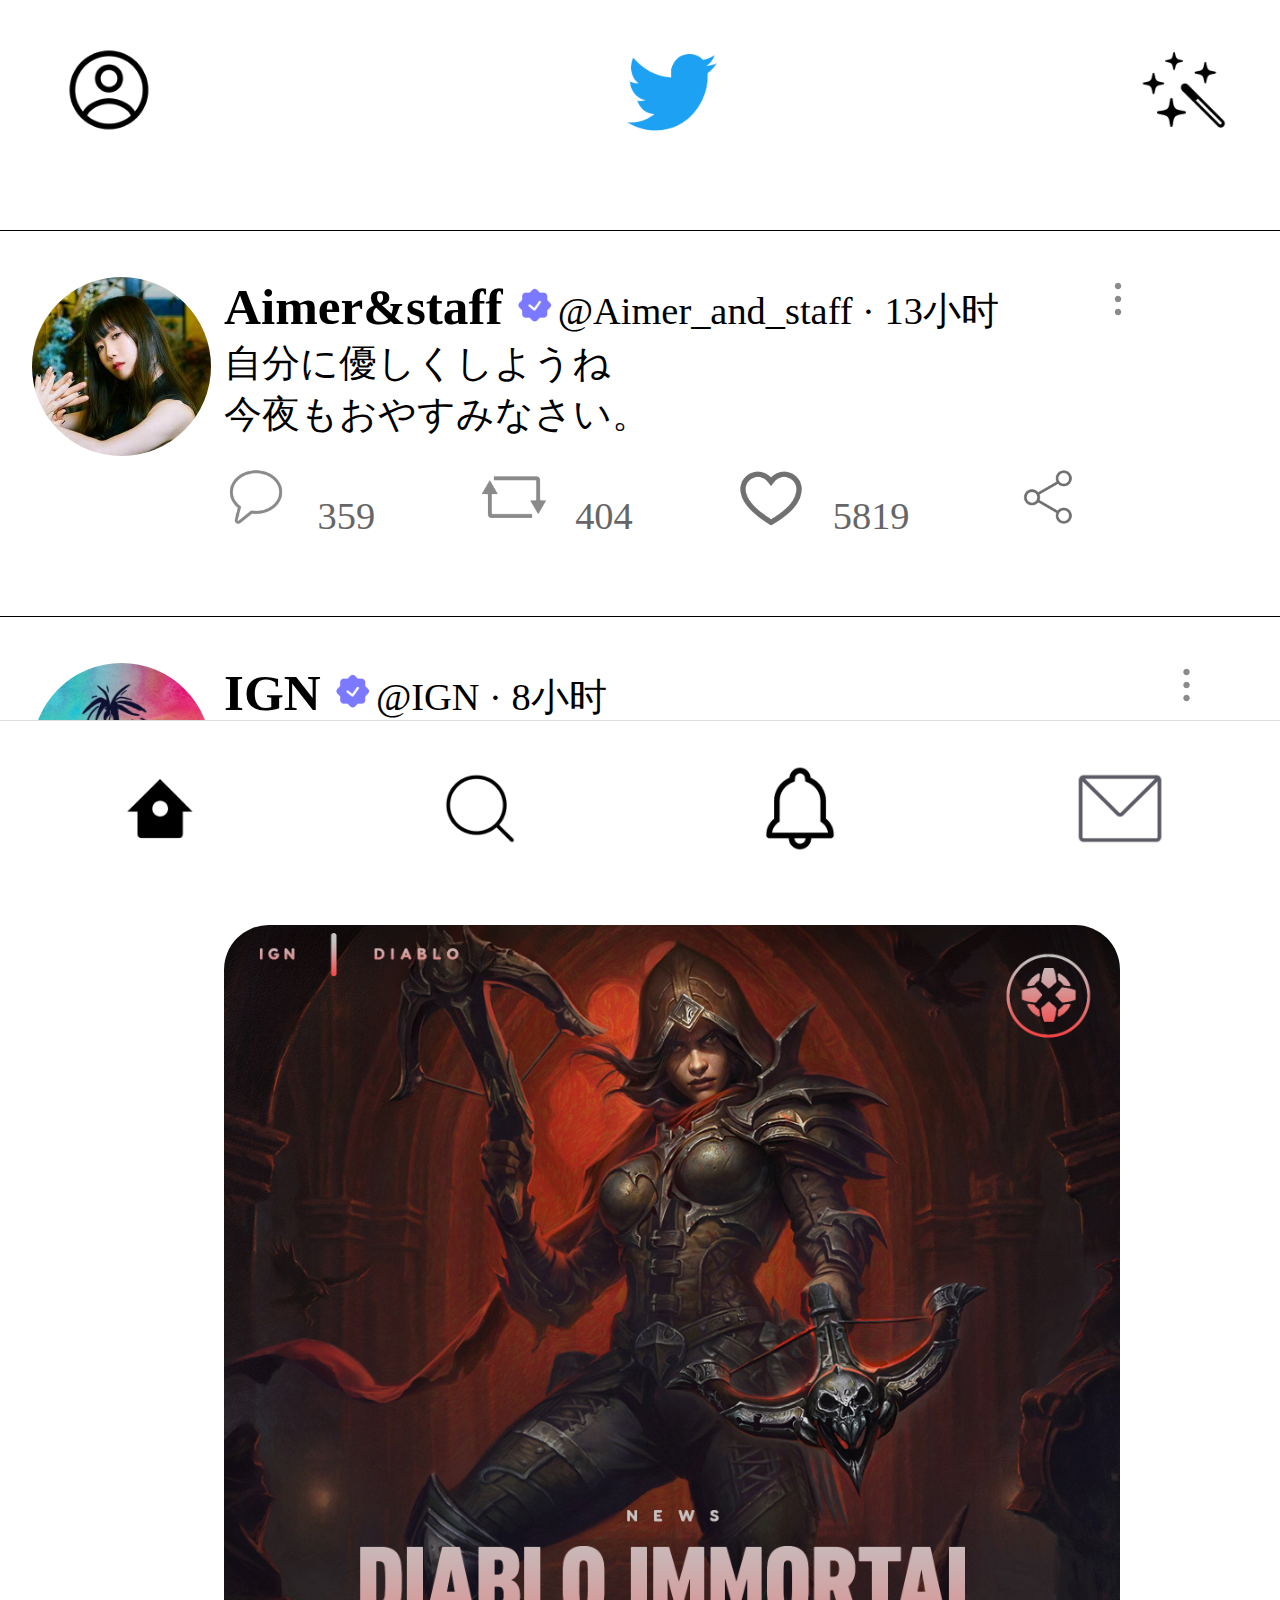
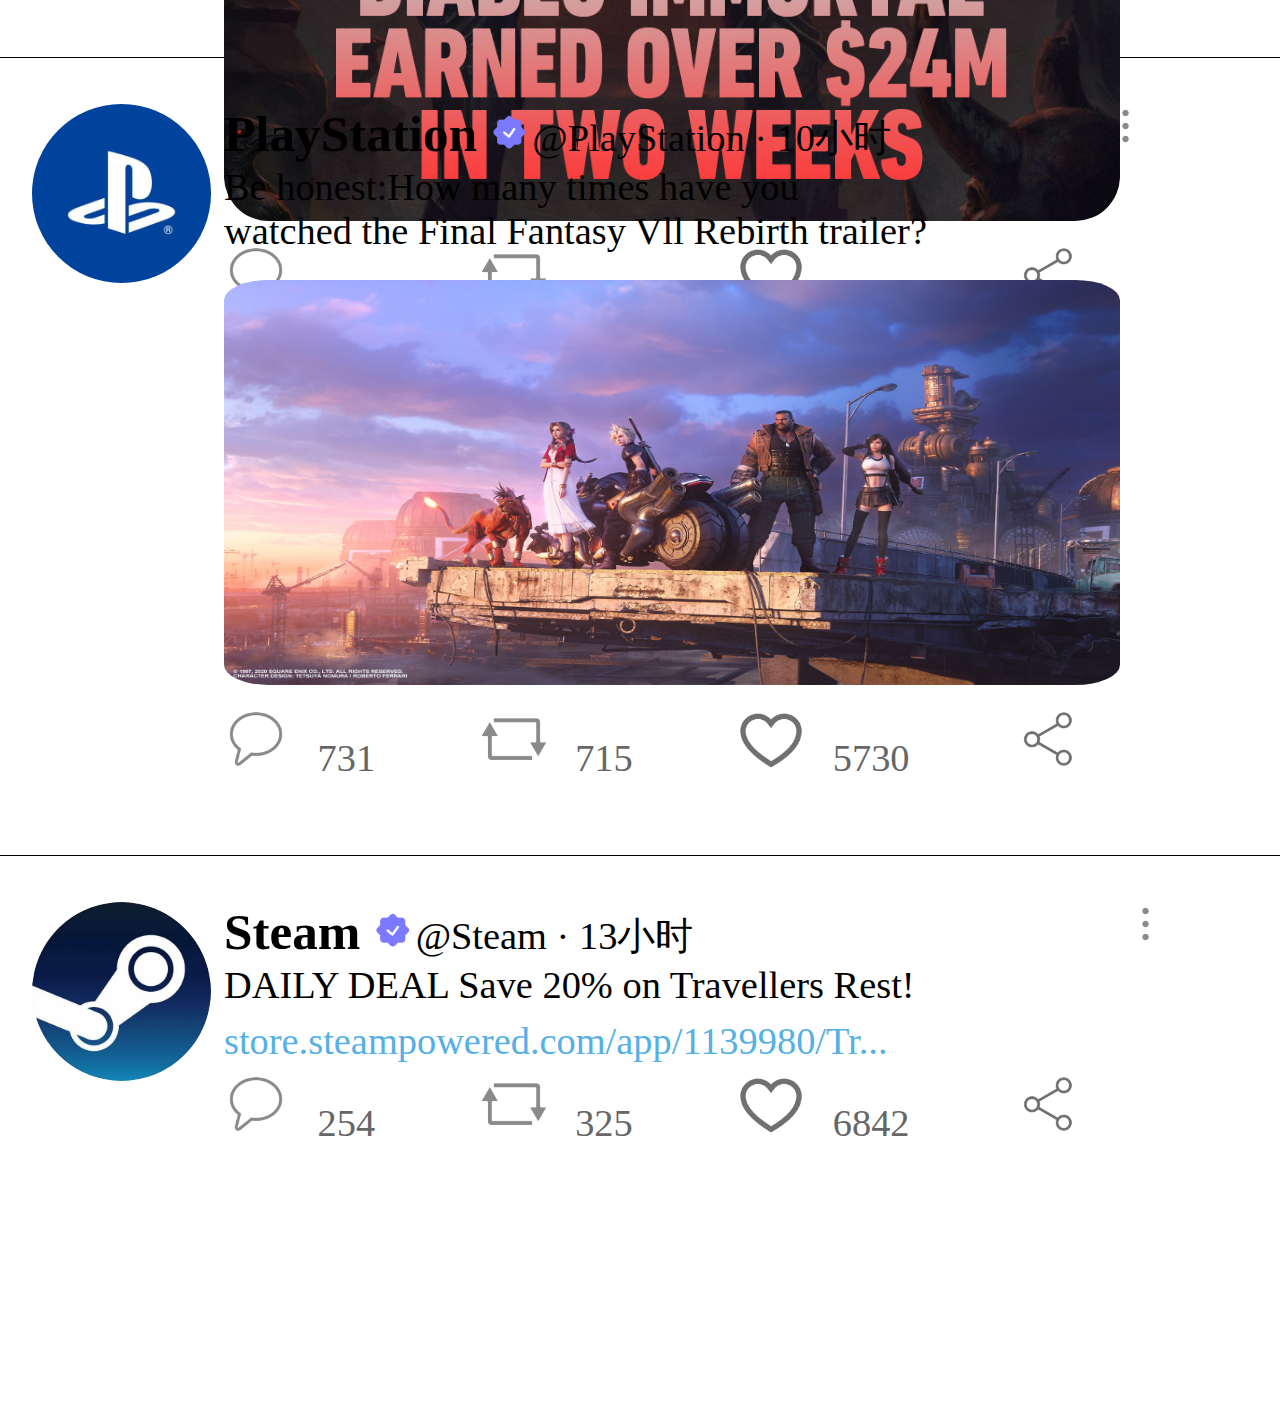
<file: index.html>
<!DOCTYPE html>
<html lang="en">
    <head>
        <meta charset="UTF-8">
        <meta name="viewport" content="width=device-width,initial-scale=1">
        <link href="framework/font-awesome/css/font-awesome.min.css" rel="stylesheet">
        <link href="framework/reset.css" rel="stylesheet">
        <link href="framework/icon.css" rel="stylesheet">
        <link href="css/index.css" rel="stylesheet">
        <title>Twitter Home Page</title>
    </head>
    <body>
        <div class="wrapper">
            <header>
                <span class="icon">
                    <div style="margin-top: 5vh;margin-left: 5vw"><img src="img/user-head.png"></div>
                    <div style="margin-top: 6vh;margin-left: 37vw;width: 6vw"><img src="img/twitter.png"></div>
                    <div style="margin-top: 5vh;margin-left: 34vw"><img src="img/twitter-timeline.png"> </div>
                </span>
            </header>
            <div class="line_01"></div>
            <div class="tweet">
                <img src="img/aimer.png" class="img-head">
                <span class="tweet-info" >
                    <div>
                        <span class="tweet-info-name">
                            Aimer&staff
                        </span>
                        <img src="img/twitter-authentication.png" class="auth">
                        <span class="tweet-info-realname">@Aimer_and_staff · 13小时</span>
                        <img src="img/tweet-more.png" style="width: 4vw;margin-left: 7vw">
                    </div>
                    <div class="tweet-info-text">
                        自分に優しくしようね
                    </div>
                    <div class="tweet-info-text" style="margin-bottom: 2vw">
                        今夜もおやすみなさい。
                    </div>
                    <div>
                        <img src="img/tweet-comment.png" class="pattern">
                        <span class="num">359</span>
                        <img src="img/tweet-forward.png" class="pattern">
                        <span class="num">404</span>
                        <img src="img/tweet-like.png" class="pattern">
                        <span class="num">5819</span>
                        <img src="img/tweet-share.png" class="pattern">
                    </div>

                </span>
            </div>
            <div class="line_01"></div>
            <div class="tweet">
                <img src="img/IGN.png" class="img-head">
                <span class="tweet-info" >
                    <div>
                        <span class="tweet-info-name">
                            IGN
                        </span>
                        <img src="img/twitter-authentication.png" class="auth">
                        <span class="tweet-info-realname">@IGN · 8小时</span>
                        <img src="img/tweet-more.png" style="width: 4vw;margin-left: 43vw;">
                    </div>
                    <div class="tweet-info-text">
                        Diablo Immortal appears to be off to a strong
                        start,as the mobile-focused take on the
                        Blizzard franchise has generated over $24
                        million USD in revenue in its first two weeks.
                    </div>
                    <div class="tweet-info-text" style="margin-bottom: 2vw;color: #55b0e5">
                        bit.ly/3QxUtPO
                    </div>
                    <div>
                        <img src="img/Diablo.png" style="border-radius: 5%;width: 70vw;margin-bottom: 2vh">
                    </div>
                    <div>
                        <img src="img/tweet-comment.png" class="pattern">
                        <span class="num">319</span>
                        <img src="img/tweet-forward.png" class="pattern">
                        <span class="num">206</span>
                        <img src="img/tweet-like.png" class="pattern">
                        <span class="num">1355</span>
                        <img src="img/tweet-share.png" class="pattern">
                    </div>
                </span>
            </div>
            <div class="line_01" style="margin-top: 87vh"></div>
            <div class="tweet">
                <img src="img/PlayStation.png" class="img-head">
                <span class="tweet-info" >
                    <div>
                        <span class="tweet-info-name">
                            PlayStation
                        </span>
                        <img src="img/twitter-authentication.png" class="auth">
                        <span class="tweet-info-realname">@PlayStation · 10小时</span>
                        <img src="img/tweet-more.png" style="width: 4vw;margin-left: 16vw">
                    </div>
                    <div class="tweet-info-text">
                        Be honest:How many times have you
                    </div>
                    <div class="tweet-info-text">
                        watched the Final Fantasy Vll Rebirth trailer?
                    </div>
                    <div>
                        <img src="img/ff7re.png" style="border-radius: 5%;width: 70vw;height:45vh;margin-bottom: 2vh;margin-top: 3vh">
                    </div>
                    <div>
                        <img src="img/tweet-comment.png" class="pattern">
                        <span class="num">731</span>
                        <img src="img/tweet-forward.png" class="pattern">
                        <span class="num">715</span>
                        <img src="img/tweet-like.png" class="pattern">
                        <span class="num">5730</span>
                        <img src="img/tweet-share.png" class="pattern">
                    </div>

                </span>
            </div>
            <div class="line_01" style="margin-top: 60vh"></div>
            <div class="tweet">
                <img src="img/steam.png" class="img-head">
                <span class="tweet-info" >
                    <div>
                        <span class="tweet-info-name">
                            Steam
                        </span>
                        <img src="img/twitter-authentication.png" class="auth">
                        <span class="tweet-info-realname">@Steam · 13小时</span>
                        <img src="img/tweet-more.png" style="width: 4vw;margin-left: 33vw">
                    </div>
                    <div class="tweet-info-text">
                        DAILY DEAL Save 20% on Travellers Rest!
                    </div>
                    <div class="tweet-info-text" style="margin-top: 1vw;color: #55b0e5">
                        store.steampowered.com/app/1139980/Tr...
                    </div>
                    <div style="margin-top: 1vh">
                        <img src="img/tweet-comment.png" class="pattern">
                        <span class="num">254</span>
                        <img src="img/tweet-forward.png" class="pattern">
                        <span class="num">325</span>
                        <img src="img/tweet-like.png" class="pattern">
                        <span class="num">6842</span>
                        <img src="img/tweet-share.png" class="pattern">
                    </div>

                </span>
            </div>
            <ul class="footer">
                <li onclick="location.href='index.html'">
                    <img src="img/home-chosen.png">
                </li>
                <li onclick="location.href='search.html'">
                    <img src="img/search.png">
                </li>
                <li onclick="location.href='receive.html'">
                    <img src="img/message.png">
                </li>
                <li onclick="location.href='message.html'">
                    <img src="img/receive.png">
                </li>
            </ul>

        </div>
    </body>
</html>
</file>
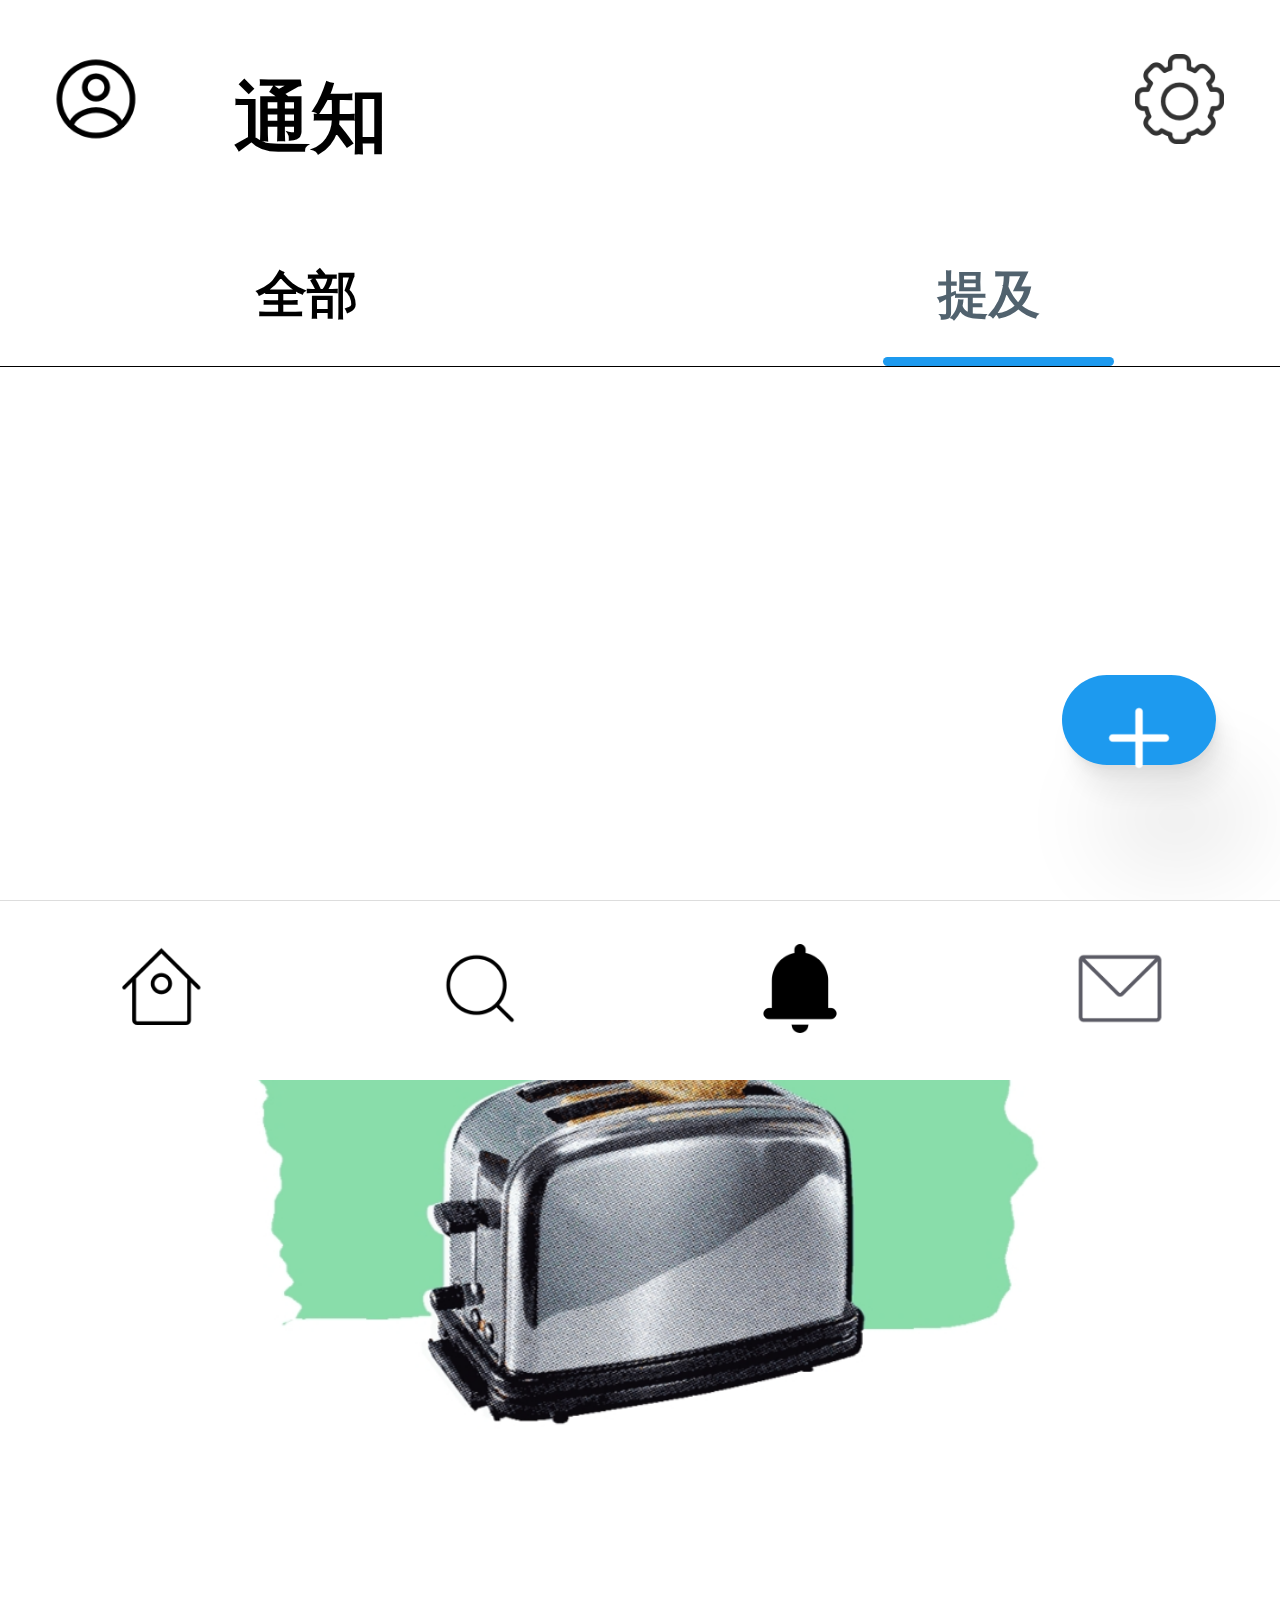
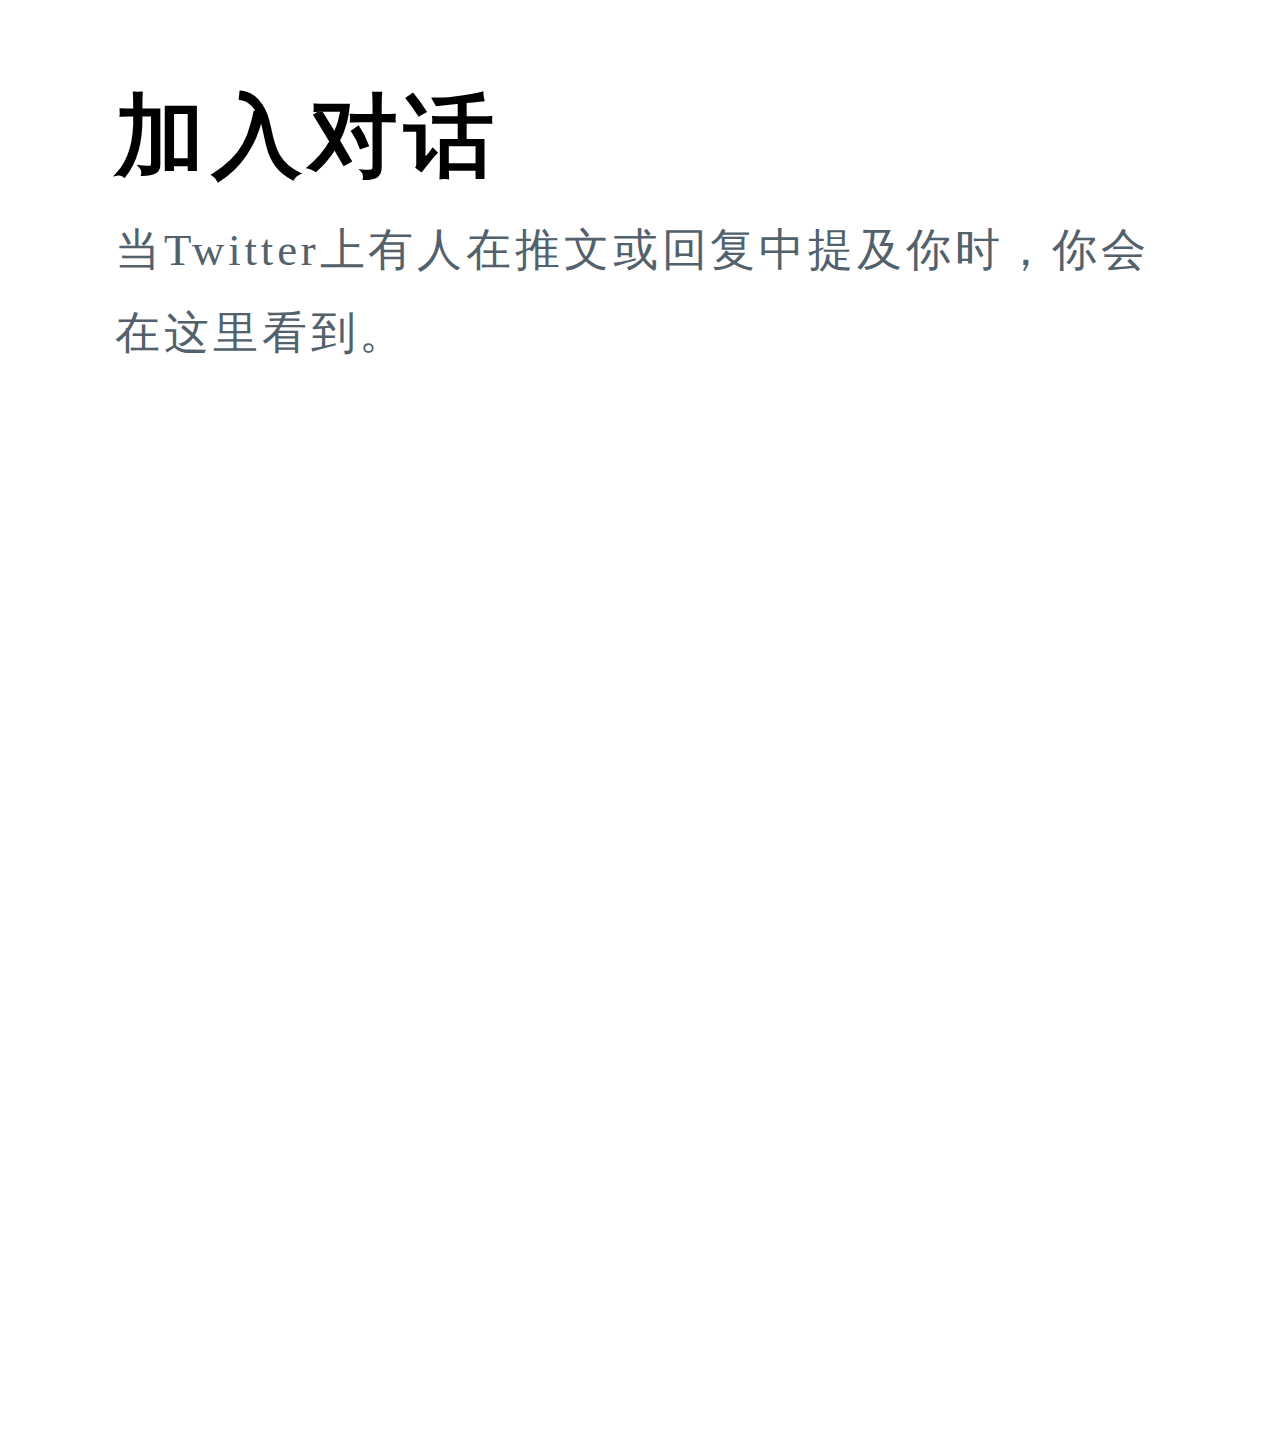
<file: mentioned.html>
<!DOCTYPE html>
<html lang="en">
<head>
    <meta charset="UTF-8">
    <meta name="viewport" content="width=device-width,initial-scale=1">
    <link href="framework/font-awesome/css/font-awesome.min.css" rel="stylesheet">
    <link href="framework/reset.css" rel="stylesheet">
    <link href="framework/icon.css" rel="stylesheet">
    <link href="css/mentioned.css" rel="stylesheet">
    <title>Twitter Mentioned Page</title>
</head>
<body>
<div class="wrapper">
    <div class="head">
        <div>
            <img src="img/user-head.png" style="margin-left: 4vw">
            <span style="font-size: 6vw;font-weight: bold;margin-left: 7vw">通知</span>
            <img src="img/setting.png" style="margin-left: 58vw">
        </div>
        <div style="margin-top: 10vh">
            <span class="chosen-text" onclick="location.href='receive.html'">全部</span>
            <span class="common-text">提及</span>
        </div>
        <div class="chosen-icon"></div>
        <div class="line_01" ></div>
    </div>
    <div>
        <img src="img/mentioned.png" style="margin-top: 50vh;margin-left: vw;width: 100vw">
    </div>
    <div class="mention">
        <div class="text1">
            加入对话
        </div>
        <div class="text2">
            当Twitter上有人在推文或回复中提及你时，你会
        </div>
        <div class="text2">
            在这里看到。
        </div>
    </div>
    <div class="circle">
        <img src="img/plus.png" style="width: 7vw;margin-top: 2vh;margin-left: 2.5vw">
    </div>
    <ul class="footer"style="margin-top: 100vh;">
        <li onclick="location.href='index.html'">
            <img src="img/home.png">
        </li>
        <li onclick="location.href='search.html'">
            <img src="img/search.png">
        </li>
        <li onclick="location.href='receive.html'">
            <img src="img/message-chosen.png">
        </li>
        <li onclick="location.href='message.html'">
            <img src="img/receive.png">
        </li>
    </ul>
</div>
</body>
</html>
</file>
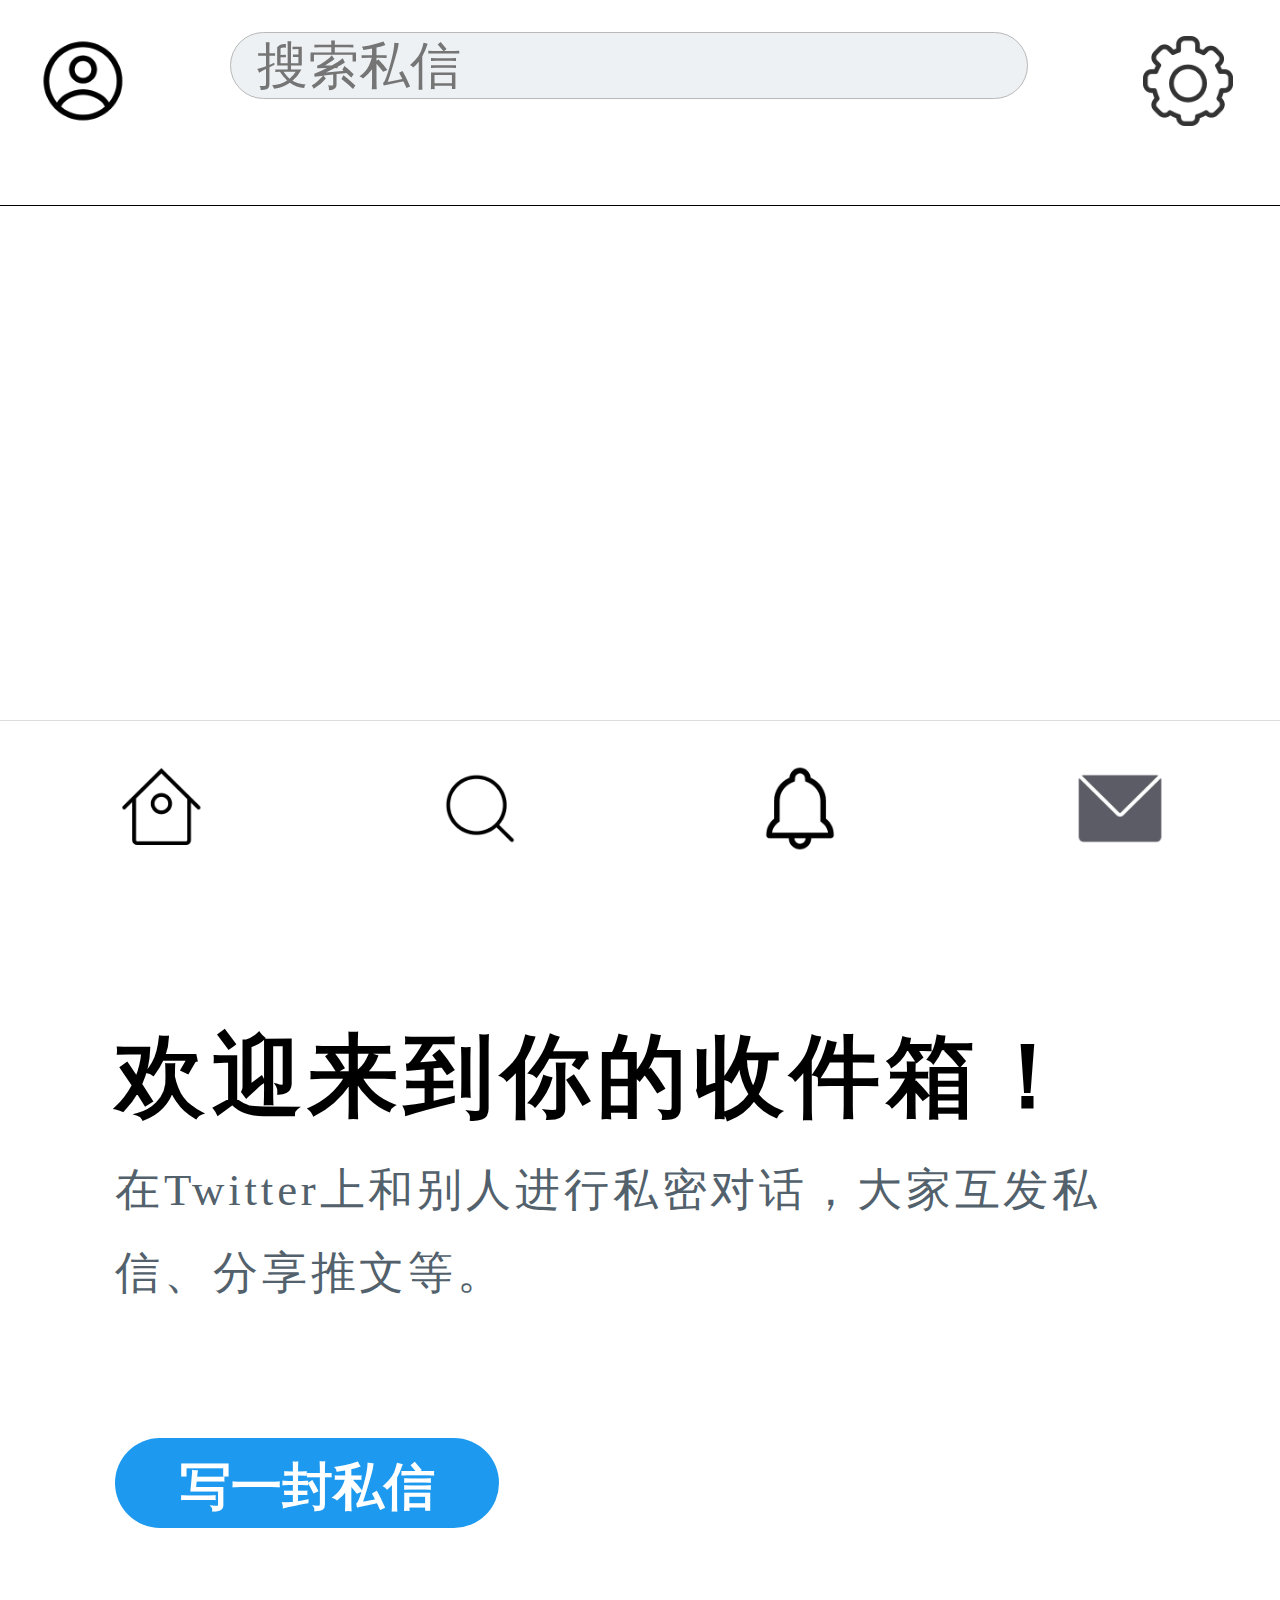
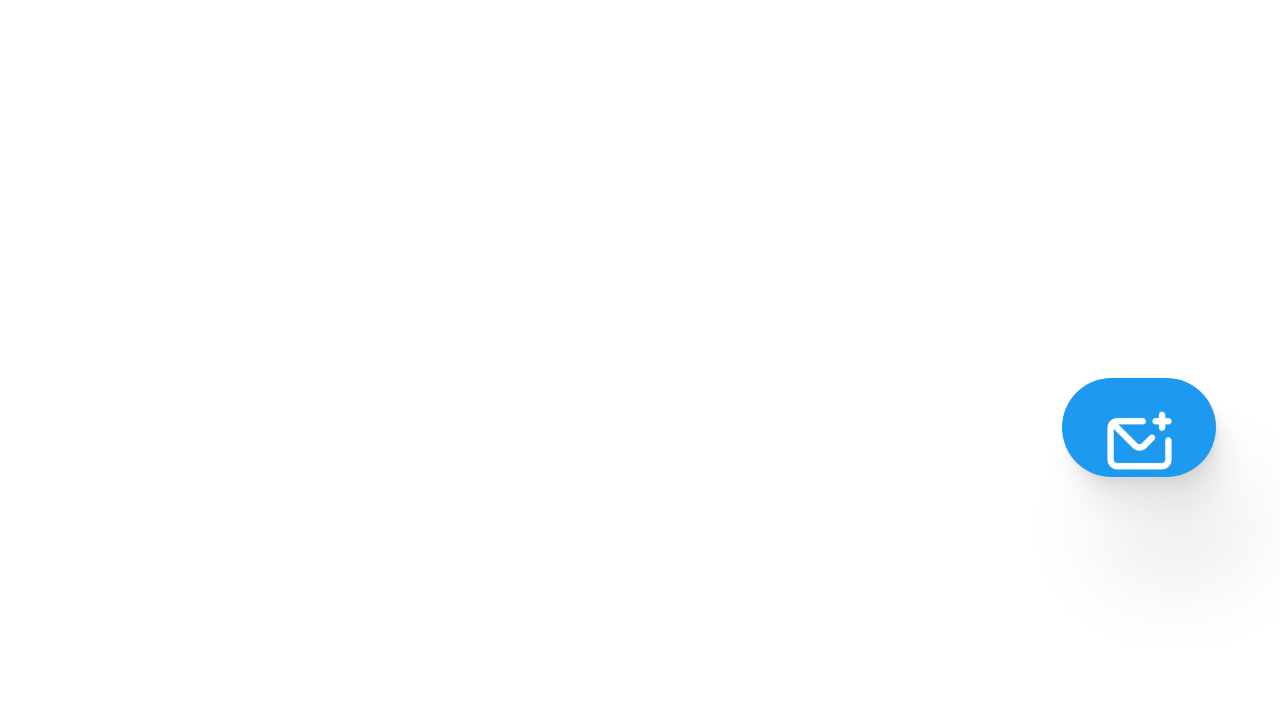
<file: message.html>
<!DOCTYPE html>
<html lang="en">
<head>
    <meta charset="UTF-8">
    <meta name="viewport" content="width=device-width,initial-scale=1">
    <link href="framework/font-awesome/css/font-awesome.min.css" rel="stylesheet">
    <link href="framework/reset.css" rel="stylesheet">
    <link href="framework/icon.css" rel="stylesheet">
    <link href="css/message.css" rel="stylesheet">
    <title>Twitter Message Page</title>
</head>
<body>
    <div class="wrapper">
        <div class="search">
            <span class="search-text">
                <img src="img/user-head.png" style="margin-left: 3vw">
                <input type="text" class="input" placeholder="搜索私信">
                <img src="img/setting.png" style="margin-left: 9vw">
            </span>
        </div>
        <div class="line_01"></div>
        <div class="msg-into">
            <div class="msg-into-text1">
                欢迎来到你的收件箱！
            </div>
            <div class="msg-into-text2">
                在Twitter上和别人进行私密对话，大家互发私
            </div>
            <div class="msg-into-text2">
                信、分享推文等。
            </div>
            <div>
                <button class="button">写一封私信</button>
            </div>
            <div class="circle">
                <img src="img/send-msg.png" style="width: 6vw;margin-top: 2.7vh;margin-left: 3vw">
            </div>
        </div>
        <ul class="footer">
            <li onclick="location.href='index.html'">
                <img src="img/home.png">
            </li>
            <li onclick="location.href='search.html'">
                <img src="img/search.png">
            </li>
            <li onclick="location.href='receive.html'">
                <img src="img/message.png">
            </li>
            <li onclick="location.href='message.html'">
                <img src="img/receive-chosen.png">
            </li>
        </ul>
    </div>
</body>
</html>
</file>
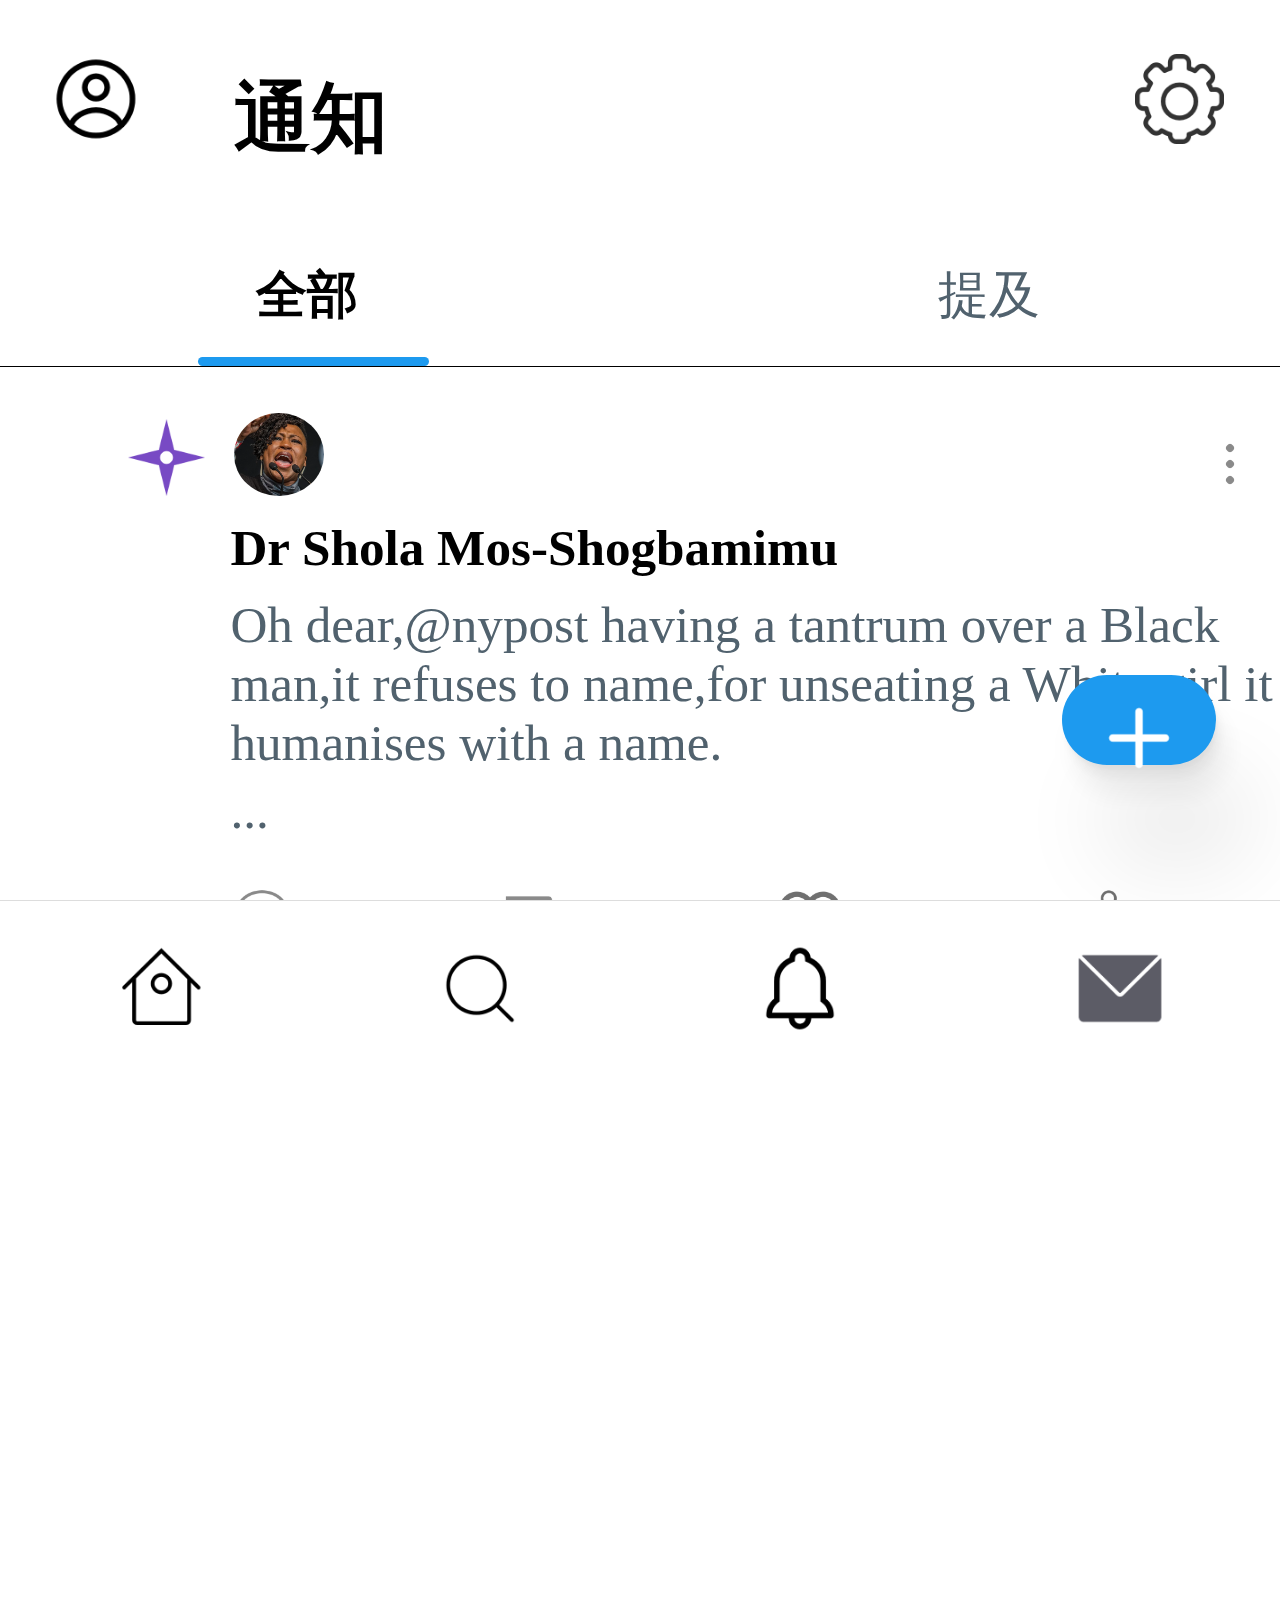
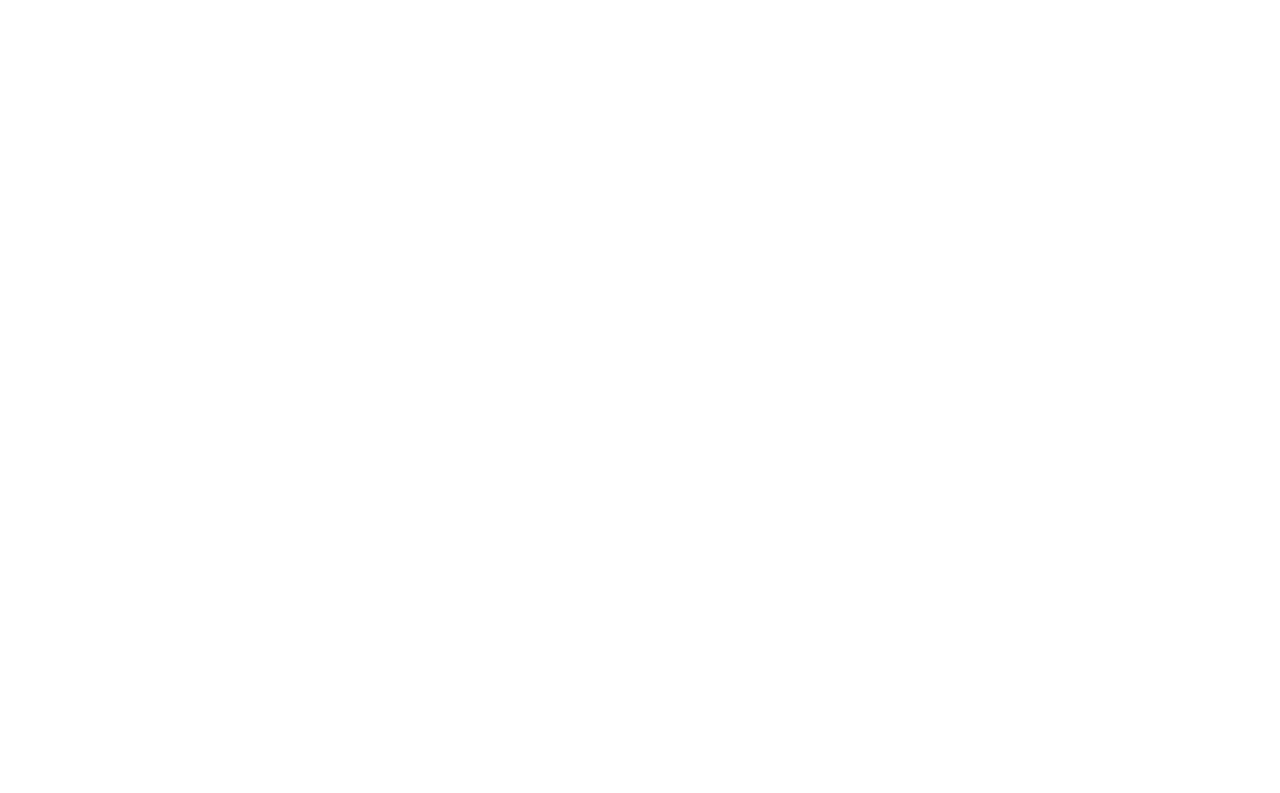
<file: receive.html>
<!DOCTYPE html>
<html lang="en">
<head>
    <meta charset="UTF-8">
    <meta name="viewport" content="width=device-width,initial-scale=1">
    <link href="framework/font-awesome/css/font-awesome.min.css" rel="stylesheet">
    <link href="framework/reset.css" rel="stylesheet">
    <link href="framework/icon.css" rel="stylesheet">
    <link href="css/receive.css" rel="stylesheet">
    <title>Twitter Receive Page</title>
</head>
<body>
    <div class="wrapper">
        <div class="head">
            <div>
                <img src="img/user-head.png" style="margin-left: 4vw">
                <span style="font-size: 6vw;font-weight: bold;margin-left: 7vw">通知</span>
                <img src="img/setting.png" style="margin-left: 58vw">
            </div>
            <div style="margin-top: 10vh">
                <span class="chosen-text">全部</span>
                <span class="common-text" onclick="location.href='mentioned.html'">提及</span>
            </div>
            <div class="chosen-icon"></div>
            <div class="line_01" ></div>
        </div>
        <div class="receives">
            <span>
                <div>
                    <img src="img/purplestar.png" style="margin-left: 10vw;width: 6vw">
                    <img src="img/drshola.png" style="border-radius: 50%;margin-left: 2vw">
                    <img src="img/tweet-more.png" style="margin-left: 68vw;width: 5vw">
                </div>
                <div class="chosen-text" style="margin-left: 18vw;margin-top: 2vh">
                    Dr Shola Mos-Shogbamimu
                </div>
                <div class="common-text" style="margin-left: 18vw;margin-top: 2vh">
                    Oh dear,@nypost having a tantrum over a
                    Black man,it refuses to name,for unseating a
                    White girl it humanises with a name.
                </div >
                <div class="common-text" style="margin-left: 18vw;margin-top: 1vh">
                    ...
                </div>
                <div>
                    <img src="img/tweet-comment.png" class="pattern" style="margin-left: 18vw;margin-top: 5vh">
                    <span class="num">26</span>
                    <img src="img/tweet-forward.png" class="pattern">
                    <span class="num">105</span>
                    <img src="img/tweet-like.png" class="pattern">
                    <span class="num">790</span>
                    <img src="img/tweet-share.png" class="pattern">
                </div>
                <div class="line_01" style="margin-top: 10vh"></div>
            </span>
        </div>
        <div class="circle">
            <img src="img/plus.png" style="width: 7vw;margin-top: 2vh;margin-left: 2.5vw">
        </div>
        <ul class="footer"style="margin-top: 100vh;">
            <li onclick="location.href='index.html'">
                <img src="img/home.png">
            </li>
            <li onclick="location.href='search.html'">
                <img src="img/search.png">
            </li>
            <li onclick="location.href='receive.html'">
                <img src="img/message.png">
            </li>
            <li onclick="location.href='message.html'">
                <img src="img/receive-chosen.png">
            </li>
        </ul>
    </div>
</body>
</html>
</file>
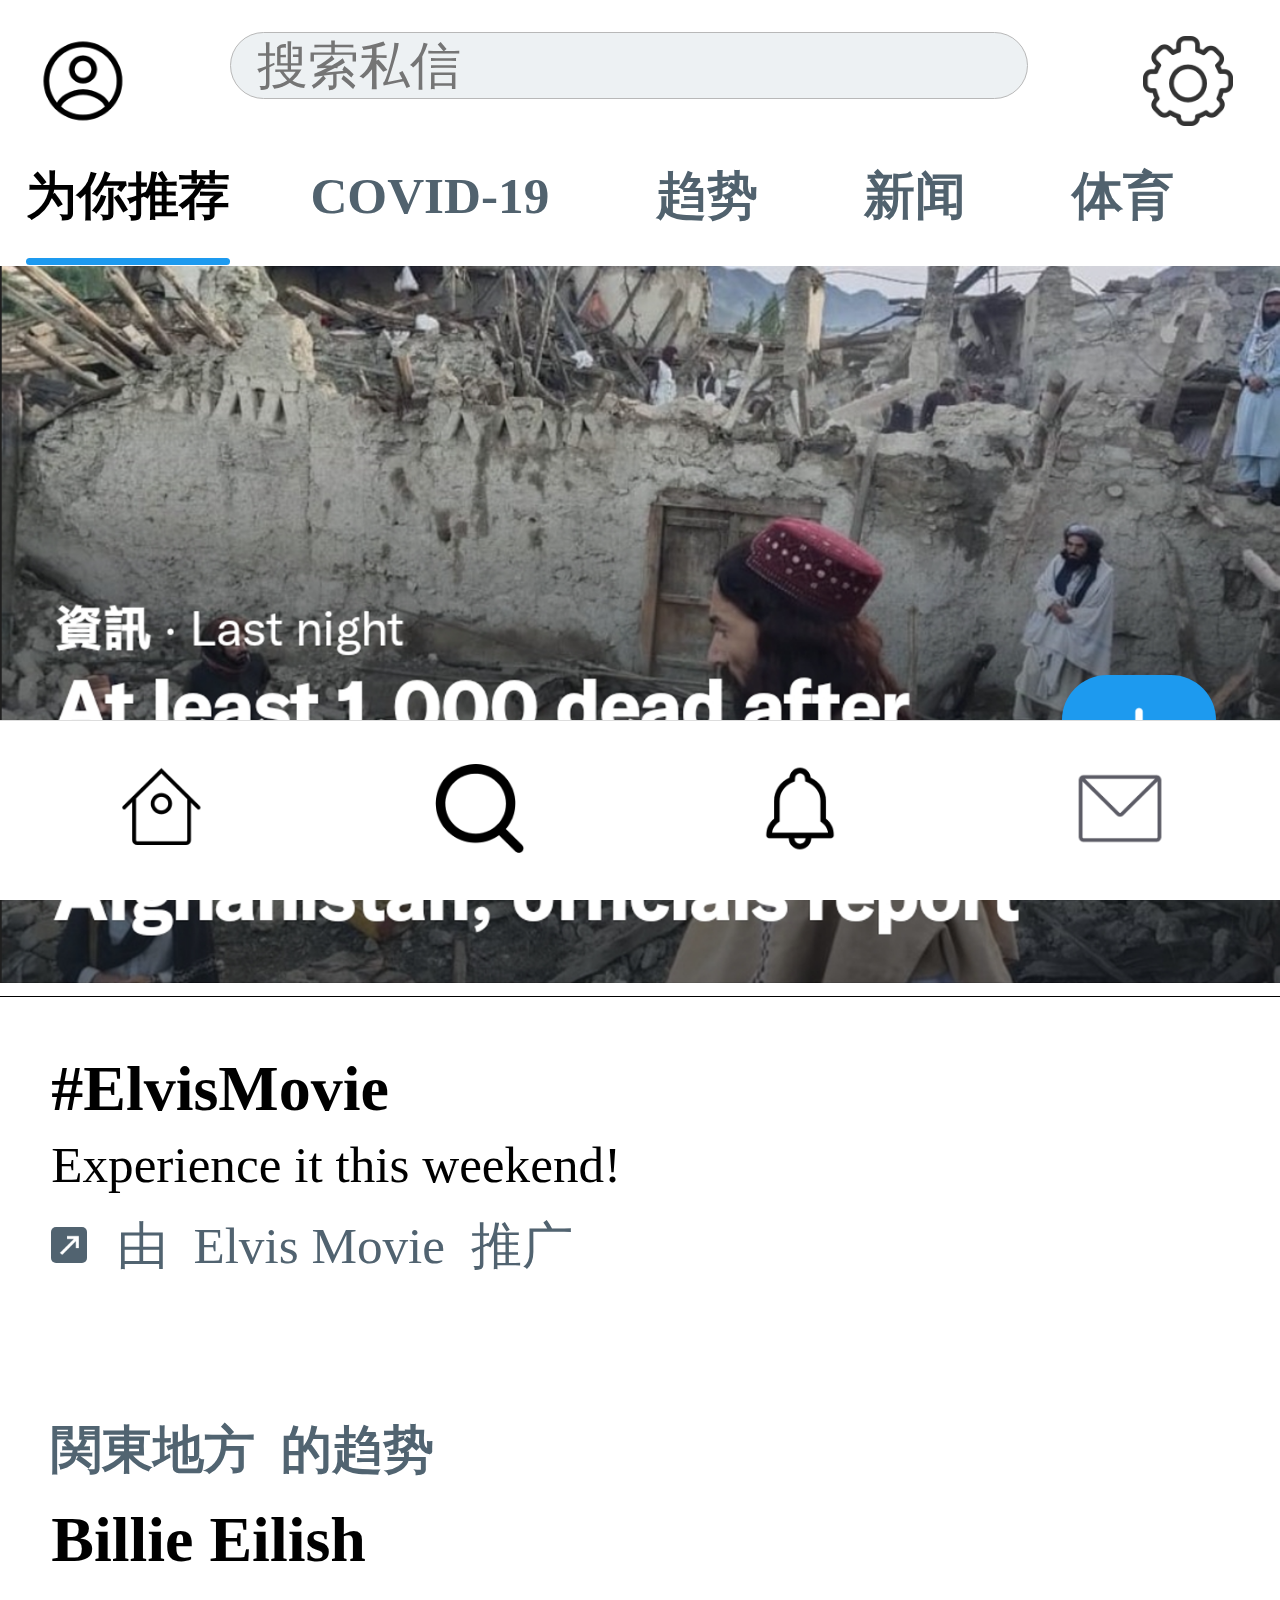
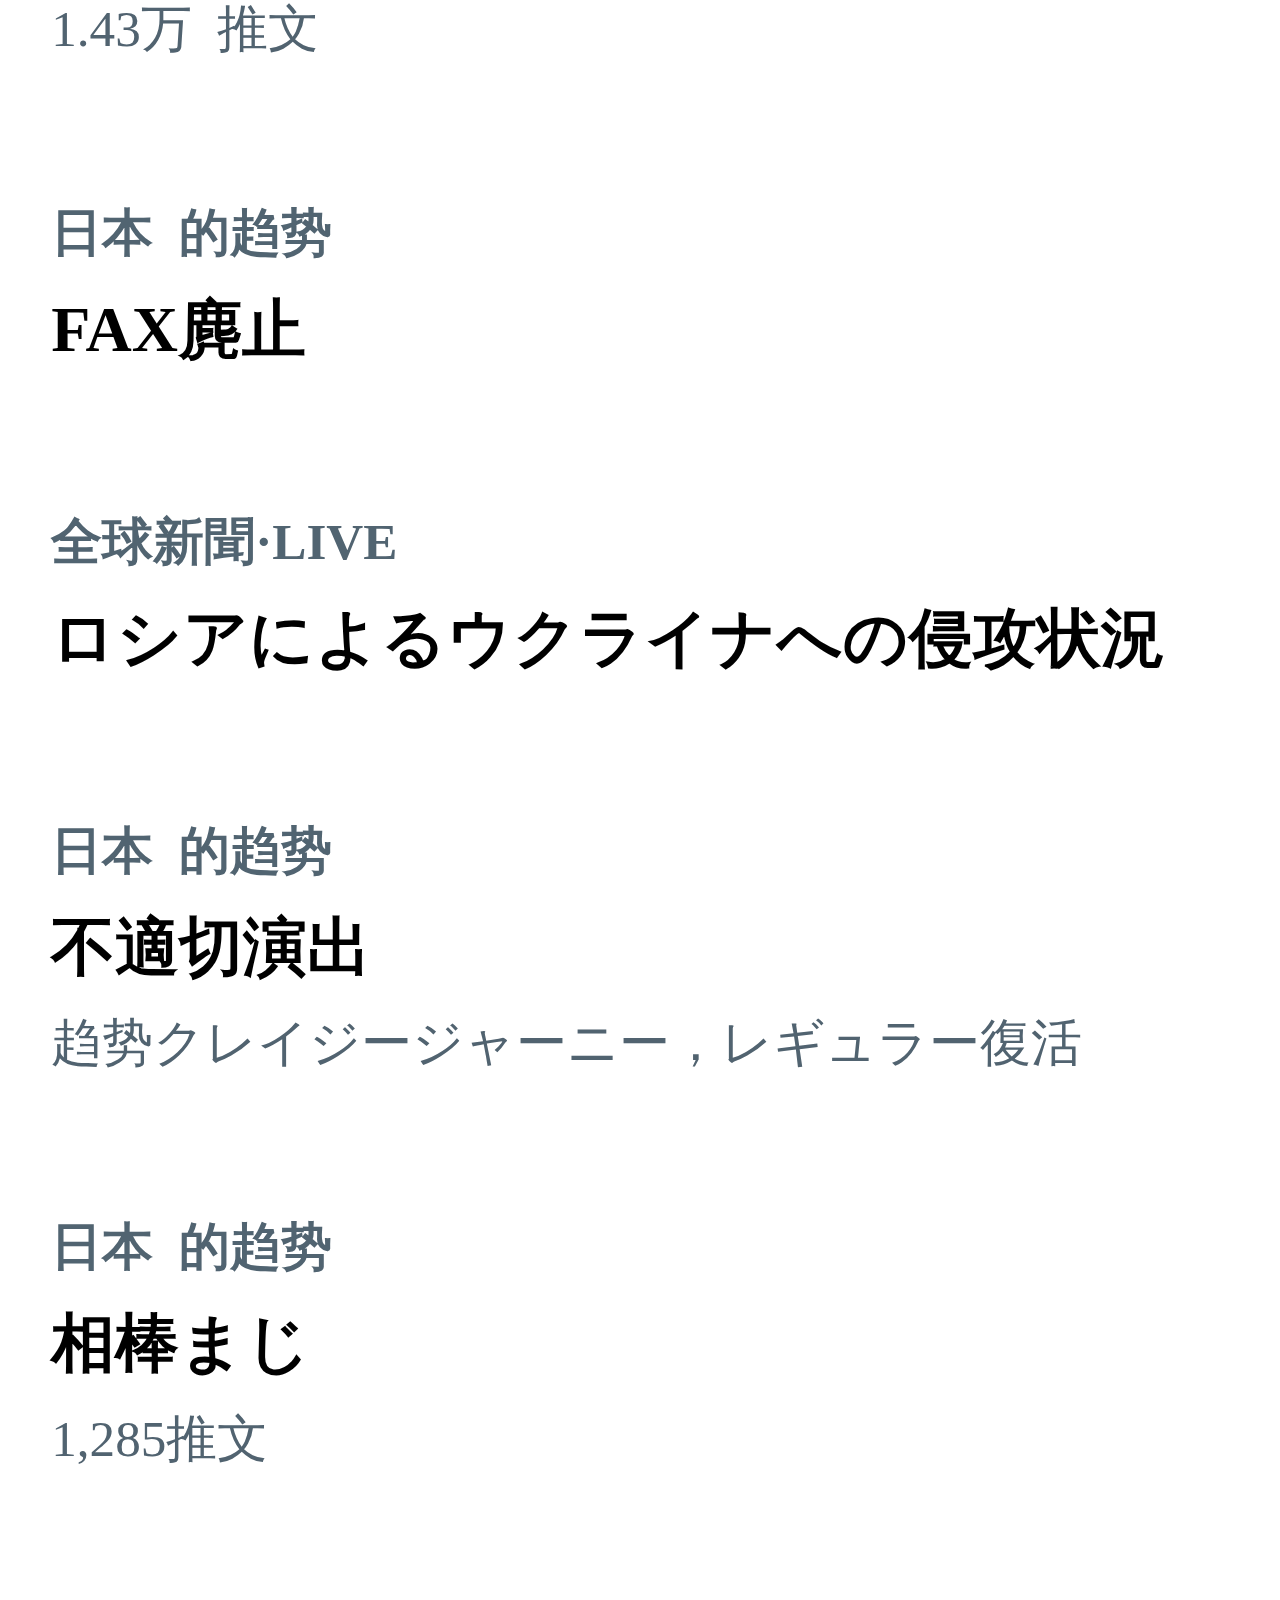
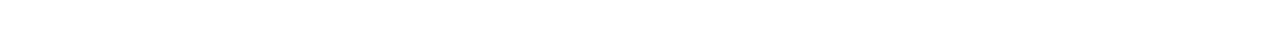
<file: search.html>
<!DOCTYPE html>
<html lang="en">
<head>
    <meta charset="UTF-8">
    <meta name="viewport" content="width=device-width,initial-scale=1">
    <link href="framework/font-awesome/css/font-awesome.min.css" rel="stylesheet">
    <link href="framework/reset.css" rel="stylesheet">
    <link href="framework/icon.css" rel="stylesheet">
    <link href="css/search.css" rel="stylesheet">
    <title>Twitter Search Page</title>
</head>
<body>
    <div class="search">
        <span class="search-text">
            <img src="img/user-head.png" style="margin-left: 3vw">
            <input type="text" class="input" placeholder="搜索私信">
            <img src="img/setting.png" style="margin-left: 9vw">
        </span>
    </div>
    <div class="trend">
        <span class="head-line">
            <div style="margin-top: 7vh">
                <span class="chosen-text">为你推荐</span>
                <span class="common-text">COVID-19</span>
                <span class="common-text">趋势</span>
                <span class="common-text">新闻</span>
                <span class="common-text">体育</span>
            </div>
            <div class="chosen-icon"></div>
            <img src="img/topic.png" class="top-img">
            <div class="line_01" style="margin-top: 1vh"></div>
        </span>
        <span class="ad">
            <div class="head">#ElvisMovie</div>
            <div style="font-size: 4vw;margin-left: 4vw;margin-top: 1vh;margin-bottom: 2vh">Experience it this weekend!</div>
            <div>
                <img src="img/arrow.png" class="arrow-bg">
                <span class="content">由&ensp;Elvis Movie&ensp;推广</span>
            </div>
        </span>
        <span class="trend-list">
            <div class="list-head">
                関東地方&ensp;的趋势
            </div>
            <div class="head" style="margin-top: 2vh;">
                Billie Eilish
            </div>
            <div class="content" style="margin-left: 4vw">
                1.43万&ensp;推文
            </div>
        </span>
        <span class="trend-list">
            <div class="list-head">
                日本&ensp;的趋势
            </div>
            <div class="head" style="margin-top: 2vh;">
                FAX麂止
            </div>

        </span>
        <span class="trend-list">
            <div class="list-head">
                全球新聞·LIVE
            </div>
            <div class="head" style="margin-top: 2vh;">
                ロシアによるウクライナへの侵攻状況
            </div>
        </span>
        <span class="trend-list">
            <div class="list-head">
                日本&ensp;的趋势
            </div>
            <div class="head" style="margin-top: 2vh;">
                不適切演出
            </div>
            <div class="content" style="margin-left: 4vw">
                趋势クレイジージャーニー，レギュラー復活
            </div>
        </span>
        <span class="trend-list">
            <div class="list-head">
                日本&ensp;的趋势
            </div>
            <div class="head" style="margin-top: 2vh;">
                相棒まじ
            </div>
            <div class="content" style="margin-left: 4vw">
                1,285推文
            </div>
        </span>
    </div>
    <div class="circle">
        <img src="img/plus.png" style="width: 7vw;margin-top: 2vh;margin-left: 2.5vw">
    </div>
    <ul class="footer">
        <li onclick="location.href='index.html'">
            <img src="img/home.png">
        </li>
        <li onclick="location.href='search.html'">
            <img src="img/search-chosen.png">
        </li>
        <li onclick="location.href='receive.html'">
            <img src="img/message.png">
        </li>
        <li onclick="location.href='message.html'">
            <img src="img/receive.png">
        </li>
    </ul>
</body>
</html>
</file>
<file: framework/icon.css>
/**
 * location 定位小图标 
 * 说明：使用div标签，加上icon-location类样式即可。
 *       但需要放置在一个容器中，调整容器大小，图标能自适应容器大小。
 * 示例：
 * <div class="icon-location-box">
 *     <div class="icon-location"></div>
 * </div>
 */
.icon-location {
	position: relative;
	width: 100%;
	height: 100%;
	border-radius: 50% 50% 50% 0;
	background: #fff;
	transform: rotate(-45deg);
}
.icon-location:after {
	content: '';
	width: 40%;
	height: 40%;
	margin: 30% 0 0 29%;
	background-color: #0097FF;
	position: absolute;
	border-radius: 50%;
}
</file>
<file: css/index.css>
.wrapper{
    width: 100%;
    height: 200vh;
}
.wrapper header{
    width: 100%;
    height: 15vw;
    background-color: #fff;

    display: flex;
}
.wrapper header .icon{
    display: flex;
    position: absolute;
}

.wrapper header .icon img{
    width: 7vw;

}
.line_01{
    height: 1px;
    border: none;
    border-top: 1px solid #000;
    margin-top: 3vw;
}
.wrapper .tweet{
    width: 100%;
    box-sizing: border-box;
    padding: 2.5vw;
    user-select: none;
    display: flex;
    margin-bottom: 10vw;
}
.wrapper .tweet .img-head{
    width: 14vw;
    height: 14vw;
    border-radius: 50%;
    margin-top: 1vw;
}
.wrapper .tweet .tweet-info{
    margin-top: 1vh;
    margin-left: 1vw;
    height: 14vh;
}
.wrapper .tweet .tweet-info .tweet-info-name{
    font-size: 4vw;
    font-weight: bolder;
}
.wrapper .tweet .tweet-info .tweet-info-realname{
    font-size: 3vw;
}
.wrapper .tweet .tweet-info .tweet-info-text{
    font-size: 3vw;
    font-weight: 500;
}
.wrapper .tweet .tweet-info .auth{
    width: 3vw;
}
.wrapper .tweet .tweet-info .pattern{
    width: 5vw;
    margin-right: 2vw;
}
.wrapper .tweet .tweet-info .num{
    color: #666;
    font-size: 3vw;
    margin-right: 8vw;
}
.wrapper .footer{
    width: 100%;
    height: 14vw;
    border-top: solid 1px #DDD;
    background-color: #fff;

    position: sticky;
    left: 0;
    bottom: 0;

    display: flex;
    justify-content: space-around;
    align-items: center;
}

.wrapper .footer img{
    width: 7vw;
}
</file>
<file: css/mentioned.css>
.wrapper{
    width: 100%;
    height: 100%;
}
.wrapper head{
    width: 100%;
    height: 20vw;
    background-color: #fff;

    display: flex;
}
.head img{
    width:7vw;
    margin-top: 6vh;
}
.chosen-text{
    font-size: 4vw;
    font-weight: bold;
    color: #000000;
    margin-left: 20vw;
}
.head .chosen-icon{
    width: 18vw;
    height: 1vh;
    border-radius: 50px;
    background-color: #1d9aef;
    margin-left: 69vw;
    margin-top: 3vh;
}
.common-text{
    font-size: 4vw;
    font-weight: bold;
    color: #51626e;
    margin-left: 45vw;
}
.line_01{
    height: 1px;
    border: none;
    border-top: 1px solid #000;
}
.wrapper.mention{
    width: 100%;
    height: 100vw;
    background-color: #fff;
    display: flex;
    padding-top: 30vh;
}
.mention .text1{
    font-size: 7vw;
    font-weight: bolder;
    letter-spacing: 0.5vw;
    margin-top: 20vh;
    margin-left: 9vw;
}
.mention .text2{
    font-size: 3.5vw;
    letter-spacing: 0.3vw;
    color: #52616c;
    margin-left: 9vw;
    margin-top: 2.5vh;
}
.footer{
    width: 100%;
    height: 14vw;
    border-top: solid 1px #DDD;
    background-color: #fff;

    position: sticky;
    left: 0;
    bottom: 0;

    display: flex;
    justify-content: space-around;
    align-items: center;
}
.footer img{
    width: 7vw;
}
.circle{
    width: 12vw;
    height: 10vh;
    background: #1d9aef;
    -webkit-border-radius: 25vw;
    position: fixed;
    right: 5vw;
    bottom: 10vh;
    margin-bottom: 5vh;
    box-shadow:
            1.7px 4.5px 4.3px rgba(0, 0, 0, 0.031),
            4.8px 12.4px 11.8px rgba(0, 0, 0, 0.045),
            11.5px 29.8px 28.3px rgba(0, 0, 0, 0.059),
            38px 99px 94px rgba(0, 0, 0, 0.09);
}
</file>
<file: css/message.css>
.wrapper{
    width: 100%;
    height: 100%;
}
.wrapper .search{
    width: 100%;
    height: 15vw;
    background-color: #fff;

    display: flex;
}
.search img{
    position: absolute;
    width: 7vw;
    margin-top: 4vh;
}
.search input{
    width: 60vw;
    height: 7vh;
    display: inline-block;
    border: 1px solid #b8b8b8;
    border-radius: 45px;
    font-size: 4vw;
    color: black;
    background-color: #edf1f3;
    margin-left: 18vw;
    margin-top: 3.5vh;
    padding-left: 2vw;
}
.line_01{
    height: 1px;
    border: none;
    border-top: 1px solid #000;
    margin-top: 1vw;
}
.wrapper.msg-into{
    width: 100%;
    height: 100vw;
    background-color: #fff;
    display: flex;
    padding-top: 30vh;
}
.wrapper .msg-into .msg-into-text1{
    font-size: 7vw;
    font-weight: bolder;
    letter-spacing: 0.5vw;
    margin-top: 90vh;
    margin-left: 9vw;
}
.wrapper .msg-into .msg-into-text2{
    font-size: 3.5vw;
    letter-spacing: 0.3vw;
    color: #52616c;
    margin-left: 9vw;
    margin-top: 2.5vh;
}
.button {
    width: 30vw;
    height: 10vh;
    background-color: #1d9aef;
    border: none;
    color: white;
    padding: 15px 25px;
    border-radius: 80px;
    text-align: center;
    display: inline-block;
    font-size: 4vw;
    font-weight: bold;
    margin-left: 9vw;
    margin-top: 15vh;
}
.wrapper .msg-into .circle{
    width: 12vw;
    height: 11vh;
    background: #1d9aef;
    -webkit-border-radius: 25vw;
    margin-left: 83vw;
    margin-top: 50vh;
    margin-bottom: 5vh;
    box-shadow:
            1.7px 4.5px 4.3px rgba(0, 0, 0, 0.031),
            4.8px 12.4px 11.8px rgba(0, 0, 0, 0.045),
            11.5px 29.8px 28.3px rgba(0, 0, 0, 0.059),
            38px 99px 94px rgba(0, 0, 0, 0.09);

}
.wrapper .footer{
    width: 100%;
    height: 14vw;
    border-top: solid 1px #DDD;
    background-color: #fff;

    position: sticky;
    left: 0;
    bottom: 0;

    display: flex;
    justify-content: space-around;
    align-items: center;
}
.wrapper .footer img{
    width: 7vw;
}
</file>
<file: css/receive.css>
.wrapper{
    width: 100%;
    height: 100%;
}
.wrapper head{
    width: 100%;
    height: 20vw;
    background-color: #fff;

    display: flex;
}
.head img{
    width:7vw;
    margin-top: 6vh;
}
.chosen-text{
    font-size: 4vw;
    font-weight: bold;
    color: #000000;
    margin-left: 20vw;
}
.head .chosen-icon{
    width: 18vw;
    height: 1vh;
    border-radius: 50px;
    background-color: #1d9aef;
    margin-left: 15.5vw;
    margin-top: 3vh;
}
.common-text{
    font-size: 4vw;
    color: #51626e;
    margin-left: 45vw;
}
.line_01{
    height: 1px;
    border: none;
    border-top: 1px solid #000;
}
.wrapper .receives{
    width: 100%;
    height: 100vh;
    display: flex;
    margin-top: 5vh;
}
.receives img{
    width: 7vw;
}
.receives .pattern{
    width: 5vw;
    margin-right: 2vw;
}
.receives .num{
    color: #666;
    font-size: 3vw;
    margin-right: 10vw;
}
.footer{
    width: 100%;
    height: 14vw;
    border-top: solid 1px #DDD;
    background-color: #fff;

    position: sticky;
    left: 0;
    bottom: 0;

    display: flex;
    justify-content: space-around;
    align-items: center;
}
.footer img{
    width: 7vw;
}
.circle{
    width: 12vw;
    height: 10vh;
    background: #1d9aef;
    -webkit-border-radius: 25vw;
    position: fixed;
    right: 5vw;
    bottom: 10vh;
    margin-bottom: 5vh;
    box-shadow:
            1.7px 4.5px 4.3px rgba(0, 0, 0, 0.031),
            4.8px 12.4px 11.8px rgba(0, 0, 0, 0.045),
            11.5px 29.8px 28.3px rgba(0, 0, 0, 0.059),
            38px 99px 94px rgba(0, 0, 0, 0.09);
}
</file>
<file: css/search.css>
.wrapper{
    width: 100%;
    height: 100%;
}
.wrapper .search{
    width: 100%;
    height: 15vw;
    background-color: #fff;

    display: flex;
}
.search img{
    position: absolute;
    width: 7vw;
    margin-top: 4vh;
}
.search input{
    width: 60vw;
    height: 7vh;
    display: inline-block;
    border: 1px solid #b8b8b8;
    border-radius: 45px;
    font-size: 4vw;
    color: black;
    background-color: #edf1f3;
    margin-left: 18vw;
    margin-top: 3.5vh;
    padding-left: 2vw;
}
.line_01{
    height: 1px;
    border: none;
    border-top: 1px solid #000;
    margin-top: 2vw;
}
.wrapper .trend{
    width: 100%;
    height: 200vh;
    display: flex;
}
.trend .head-line{
    width: 100%;
    height: 10vh;
    margin-top: 2vh;
}
.head-line .chosen-text{
    font-size: 4vw;
    font-weight: bold;
    color: black;
    margin-left: 2vw;
    margin-right: 2vw;
}
.head-line .common-text{
    font-size: 4vw;
    font-weight: bold;
    color: #51626e;
    margin-left: 4vw;
    margin-right: 4vw;
}
.head-line .chosen-icon{
    width: 16vw;
    height: 0.8vh;
    border-radius: 50px;
    background-color: #1d9aef;
    margin-left: 2vw;
    margin-top: 3vh;
}
.trend .top-img{
    width: 100%;
    margin-top: 0.1vh;
}
.trend .ad{
    width: 100%;
    height: 40vh;
}
.trend .head{
    font-size: 5vw;
    font-weight: bolder;
    margin-top: 6vh;
    margin-left: 4vw;
}
.trend .arrow-bg{
    width: 4vh;
    border-radius: 5px;
    background-color: #516370;
    margin-left: 4vw;
}
.trend .content{
    font-size: 4vw;
    color: #516370;
    margin-left:2vw;
    margin-top: 2vh;
}
.trend .trend-list{
    width: 100%;
    height: 15vh;
}
.trend-list .list-head{
    font-size: 4vw;
    font-weight: bold;
    color: #516471;
    margin-left: 4vw;
    margin-top: 15vh;
}
.footer{
    width: 100%;
    height: 14vw;
    border-top: solid 1px #DDD;
    background-color: #fff;

    position: sticky;
    left: 0;
    bottom: 0;

    display: flex;
    justify-content: space-around;
    align-items: center;
}
.footer img{
    width: 7vw;
}
.circle{
    width: 12vw;
    height: 10vh;
    background: #1d9aef;
    -webkit-border-radius: 25vw;
    position: fixed;
    right: 5vw;
    bottom: 10vh;
    margin-bottom: 5vh;
    box-shadow:
            1.7px 4.5px 4.3px rgba(0, 0, 0, 0.031),
            4.8px 12.4px 11.8px rgba(0, 0, 0, 0.045),
            11.5px 29.8px 28.3px rgba(0, 0, 0, 0.059),
            38px 99px 94px rgba(0, 0, 0, 0.09);
}
</file>
